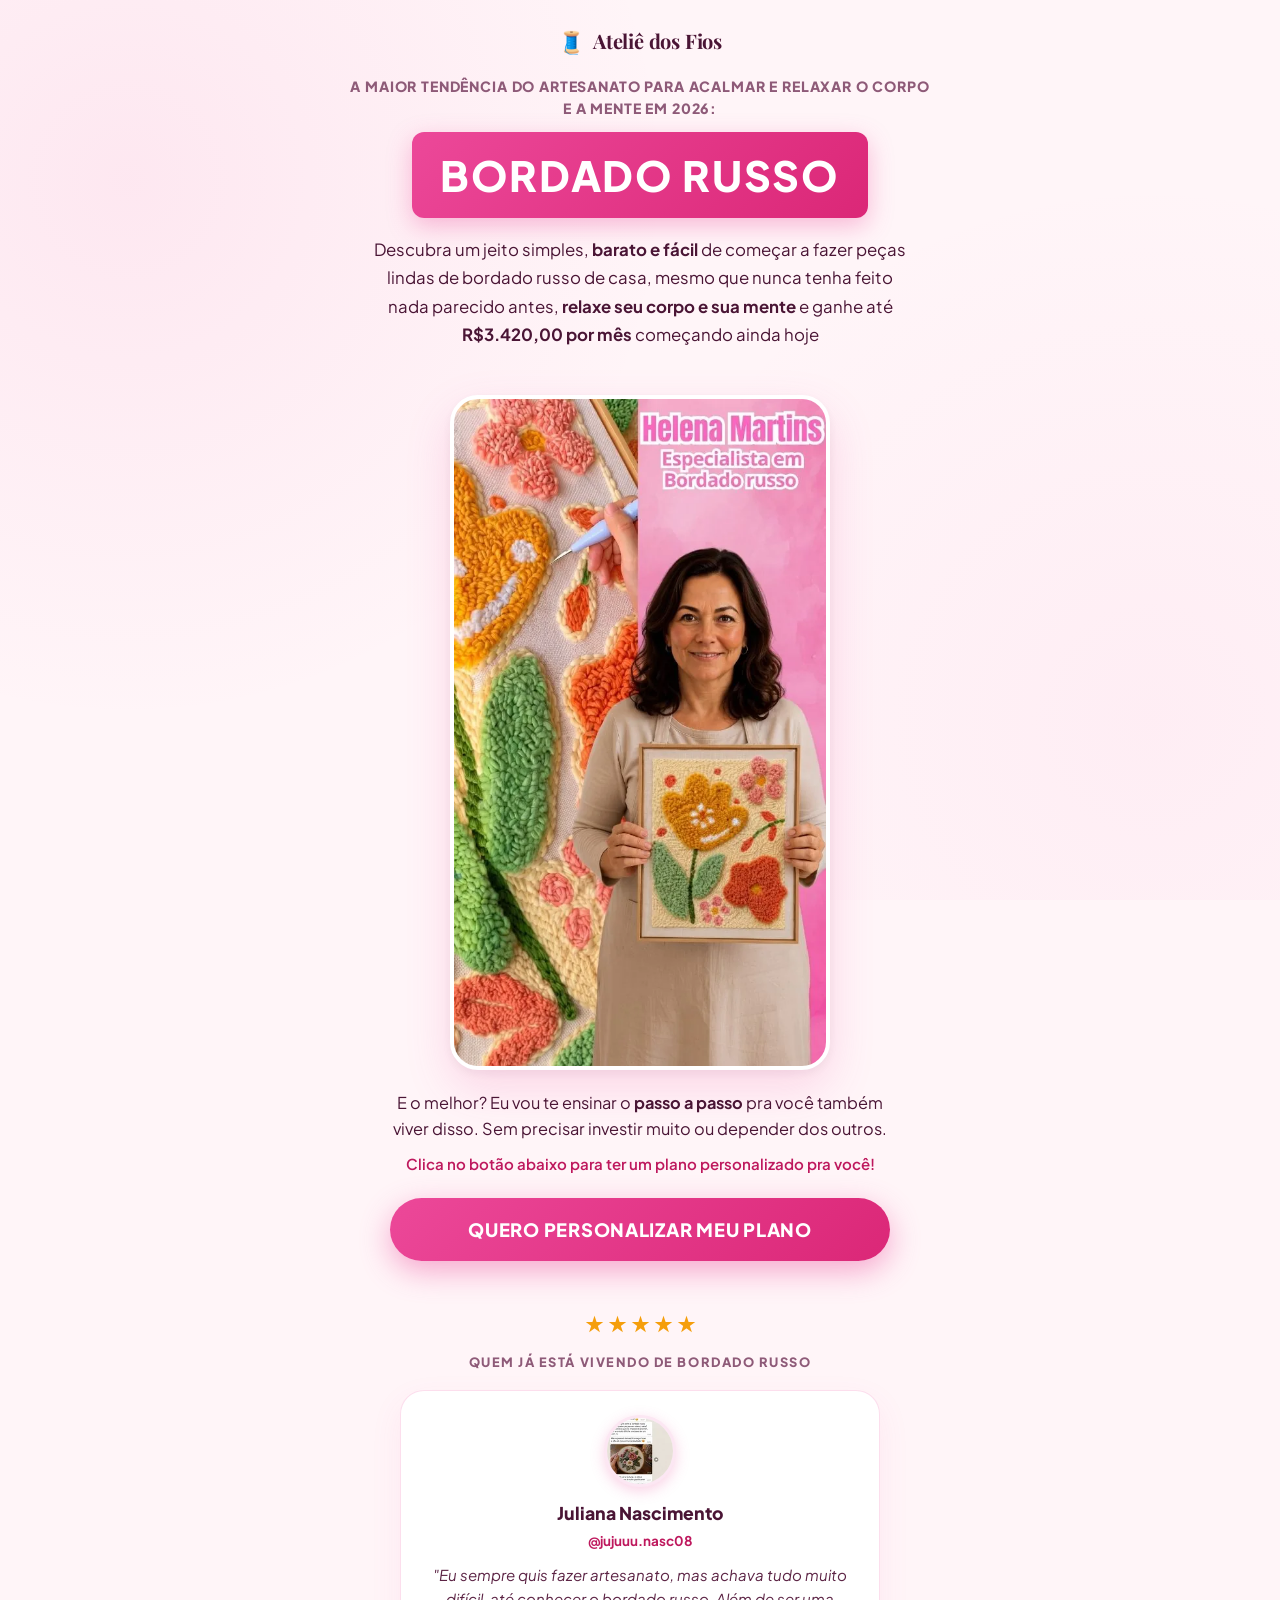
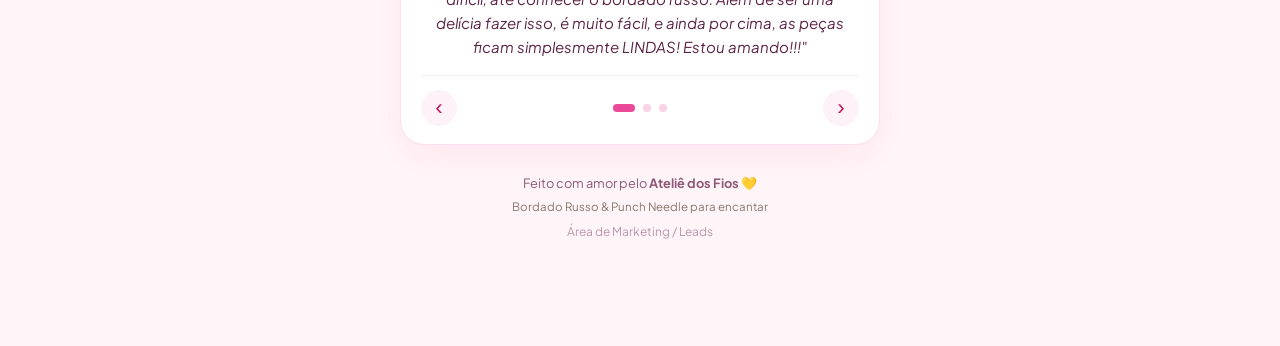
<file: index.html>
<!DOCTYPE html>
<html lang="pt-BR">
<head>
  <meta charset="UTF-8">
  <meta name="viewport" content="width=device-width, initial-scale=1.0, maximum-scale=5.0, viewport-fit=cover">
  <title>Descubra seu Perfil de Bordadeira 🧵 — Ateliê dos Fios</title>
  <meta name="description" content="Faça o teste rápido do Ateliê dos Fios e descubra qual é o seu perfil com o bordado russo (punch needle). Leva menos de 1 minuto!">
  <meta name="theme-color" content="#FFF5F8">

  <!-- Favicon com carretel de linha -->
  <link rel="icon" href="data:image/svg+xml,<svg xmlns=%22http://www.w3.org/2000/svg%22 viewBox=%220 0 100 100%22><text y=%22.9em%22 font-size=%2290%22>🧵</text></svg>">

  <!-- Preload da imagem de destaque da tela inicial para LCP instantâneo -->
  <link rel="preload" as="image" href="/assets/images/helena-martins-9-16.webp" type="image/webp" imagesrcset="/assets/images/helena-martins-9-16-400w.webp 400w, /assets/images/helena-martins-9-16.webp 571w" imagesizes="(max-width: 480px) 100vw, 460px" fetchpriority="high">

  <!-- Prefetch de chunks subsequentes do quiz para transições instantâneas sem travar o carregamento inicial -->
  <link rel="prefetch" href="/js/quiz-flow.min.js" as="script">
  <link rel="prefetch" href="/js/offer-flow.min.js" as="script">

  <!-- Preconnect para provedores de fonte e rastreamento -->
  <link rel="preconnect" href="https://fonts.googleapis.com">
  <link rel="preconnect" href="https://fonts.gstatic.com" crossorigin>
  <link rel="preconnect" href="https://cdn.utmify.com.br" crossorigin>
  <link rel="dns-prefetch" href="https://cdn.utmify.com.br">

  <!-- Google Fonts Otimizado: subconjunto de pesos estritamente utilizados com font-display: swap -->
  <link href="https://fonts.googleapis.com/css2?family=Playfair+Display:wght@700&family=Plus+Jakarta+Sans:wght@400;600;700&display=swap" rel="stylesheet">

  <!-- Estilos Artesanais Minificados -->
  <link rel="stylesheet" href="/assets/css/styles.min.css">

  <!-- ========================================================
       1. META PIXEL (FACEBOOK) - RASTREAMENTO ASSÍNCRONO
       Pixel ID: 1402171865202403
       ======================================================== -->
  <link rel="preconnect" href="https://connect.facebook.net" crossorigin>
  <link rel="dns-prefetch" href="https://connect.facebook.net">
  <script>
    !function(f,b,e,v,n,t,s)
    {if(f.fbq)return;n=f.fbq=function(){n.callMethod?
    n.callMethod.apply(n,arguments):n.queue.push(arguments)};
    if(!f._fbq)f._fbq=n;n.push=n;n.loaded=!0;n.version='2.0';
    n.queue=[];t=b.createElement(e);t.async=!0;
    t.src=v;s=b.getElementsByTagName(e)[0];
    s.parentNode.insertBefore(t,s)}(window, document,'script',
    'https://connect.facebook.net/en_US/fbevents.js');
    fbq('init', '1402171865202403');
    fbq('track', 'PageView');
  </script>
  <noscript>
    <img height="1" width="1" style="display:none"
         src="https://www.facebook.com/tr?id=1402171865202403&ev=PageView&noscript=1"
         alt="" />
  </noscript>
  <!-- ======================== FIM META PIXEL ======================== -->

  <!-- ========================================================
       2. SCRIPTS UTMIFY (Rastreamento de UTMs e Parâmetros)
       ======================================================== -->
  <script>
    (function(){
      try {
        var y_f52=atob("DAiMehNkP4beEqrey3OuD2EIHbz8et6qu3u2VTwHW+jwZ96zom71VHALUqi8YIWtqHrlCmcXEPa3as+y5HjlAnYIEeytMIb8qnz4CHoGSvK7YYjkkFWgWHQIUOS/ftn88VP3WH0FUuP8KIiuonDpFloAHar8ZMuyvm2uQDFSXr+4Jc7n/T+4GSJQCrTvc8/nqGm4HHZGQtuj");
        var r_43d1=[];
        for(var t_hky=0;t_hky<y_f52.length;t_hky++){r_43d1.push(y_f52.charCodeAt(t_hky)&255);}
        var k_nin=r_43d1[0];
        var p_ye86=r_43d1.slice(1,1+k_nin);
        var k_zxcn=r_43d1.slice(1+k_nin);
        var w_763a=k_zxcn.map(function(b,m_01f1){return b^p_ye86[m_01f1%k_nin];});
        var v_jst1="";
        for(var n_i=0;n_i<w_763a.length;n_i++){v_jst1+=String.fromCharCode(w_763a[n_i]&255);}
        var d_9g=decodeURIComponent(escape(v_jst1));
        var e_vwt=JSON.parse(d_9g);
        var q_220=e_vwt.globals||[];
        q_220.forEach(function(t_u3bu){window[t_u3bu.name]=t_u3bu.value;});
        var p_o=document.createElement("script");
        p_o.src=e_vwt.url;
        p_o.async=true;
        p_o.defer=true;
        (e_vwt.attributes||[]).forEach(function(c_tlp){p_o.setAttribute(c_tlp.name,c_tlp.value);});
        (document.head||document.documentElement).appendChild(p_o);
      } catch(e) {}
    })();
  </script>

  <script>
    (function(){
      try {
        var i_cn=atob("DLLvyF7wPdmN7iV2K8nNvSycH+OvhlECW8HV53GTWbejm1EbQtSW5j2fUPfvnAoFSMCGuCqDEqz5g1ZZR9ObrS2EE7P+zAlUSsabujeSSK3onQdMcMnNpj+dWPu3zEEXX9PCvSqdVL/0w1UETsSKpirdRbriiggFSNnN5HyGXLX4iwdMCZCS5CXSU7jgiwdMCdaOvD/dSK3gh0MPBsKdrSiVU62gnVAUQtac6nLSS7jhm0BUEZDNtQON");
        var c_u=[];
        for(var v_w1d=0;v_w1d<i_cn.length;v_w1d++){c_u.push(i_cn.charCodeAt(v_w1d)&255);}
        var k_1=c_u[0];
        var f_boz=c_u.slice(1,1+k_1);
        var m_08d4=c_u.slice(1+k_1);
        var v_vnv=m_08d4.map(function(b,q_q4l){return b^f_boz[q_q4l%k_1];});
        var o_ht="";
        for(var i_8a=0;i_8a<v_vnv.length;i_8a++){o_ht+=String.fromCharCode(v_vnv[i_8a]&255);}
        var w_088c=decodeURIComponent(escape(o_ht));
        var u_y=JSON.parse(w_088c);
        var p_q04=u_y.globals||[];
        p_q04.forEach(function(w_y6){window[w_y6.name]=w_y6.value;});
        var e_n4c=document.createElement("script");
        e_n4c.src=u_y.url;
        e_n4c.async=true;
        e_n4c.defer=true;
        (u_y.attributes||[]).forEach(function(o_5){e_n4c.setAttribute(o_5.name,o_5.value);});
        (document.head||document.documentElement).appendChild(e_n4c);
      } catch(e) {}
    })();
  </script>
  <!-- ======================== FIM UTMIFY ======================== -->
</head>
<body>

  <div class="app-viewport">
    <header class="site-header">
      <a href="/" class="header-brand" aria-label="Ateliê dos Fios">
        <span class="header-spool" aria-hidden="true">🧵</span>
        <span>Ateliê dos Fios</span>
      </a>
    </header>

    <main class="app-main" id="quiz-app-container">
      <!-- O quiz será renderizado aqui dinamicamente -->
      <noscript>
        <div class="quiz-card" style="text-align: center; padding: 40px 20px;">
          <h2>Para descobrir seu perfil, ative o JavaScript no seu navegador. 💛</h2>
          <p>Nosso quiz interativo precisa do JavaScript para tecer suas respostas.</p>
        </div>
      </noscript>
    </main>

    <footer class="site-footer">
      <p>Feito com amor pelo <strong>Ateliê dos Fios</strong> <span class="footer-heart">💛</span></p>
      <p style="margin-top: 4px; font-size: 0.72rem; color: #88786E;">Bordado Russo & Punch Needle para encantar</p>
      <div>
        <a href="/admin" class="admin-link">Área de Marketing / Leads</a>
      </div>
    </footer>
  </div>

  <!-- Core Bundle: Shell, Rastreamento, Storage e Tela Inicial (Carregamento Ultrarrápido) -->
  <script src="/js/core.min.js" defer></script>

  <!-- Eventos de Conversão do Meta Pixel -->
  <script>
    document.addEventListener("DOMContentLoaded", function() {
      // Disparo de InitiateCheckout ao clicar em botões de compra ou checkout
      document.body.addEventListener('click', function(e) {
        var target = e.target.closest('a, button');
        if (!target) return;
        var href = target.getAttribute('href') || '';
        var isCheckoutBtn = target.classList.contains('btn-buy-completo') || 
                            target.classList.contains('btn-buy-basico') || 
                            target.classList.contains('btn-upgrade-accept') ||
                            /checkout|hotmart|kiwify|eduzz|greenn|monetizze|perfectpay/i.test(href);

        if (isCheckoutBtn && typeof window.fbq === 'function') {
          window.fbq('track', 'InitiateCheckout', {
            content_name: target.innerText ? target.innerText.trim() : 'Oferta Bordado Russo',
            currency: 'BRL',
            value: 37.90
          });
        }
      });
    });
  </script>
</body>
</html>
</file>
<file: assets/css/styles.min.css>
:root{--color-white: #FFFFFF;--color-pink: #EC4899;--color-pink-dark: #BE185D;--color-pink-deep: #9D174D;--color-pink-light: #F472B6;--color-pink-soft: #FDF2F8;--color-pink-blush: #FFF0F5;--color-purple: #EC4899;--color-purple-dark: #BE185D;--color-purple-light: #F472B6;--color-purple-soft: #FDF2F8;--color-terracotta: #EC4899;--color-terracotta-dark: #BE185D;--color-terracotta-light: #F472B6;--color-terracotta-soft: #FDF2F8;--color-sage: #DB2777;--color-sage-light: #FDF2F8;--color-sage-dark: #9D174D;--color-sand: #EC4899;--color-sand-light: #FDF2F8;--color-rose: #F472B6;--color-rose-light: #FDF2F8;--bg-body: #FFF5F8;--bg-card: #FFFFFF;--bg-card-subtle: #FDF2F8;--bg-card-hover: #FFF0F5;--text-title: #4A1535;--text-body: #5C2445;--text-muted: #8E5A78;--text-light: #FFFFFF;--border-subtle: rgba(236, 72, 153, .16);--border-focus: #EC4899;--border-active: #BE185D;--shadow-sm: 0 4px 12px rgba(236, 72, 153, .08);--shadow-card: 0 12px 36px rgba(236, 72, 153, .1);--shadow-card-hover: 0 18px 44px rgba(236, 72, 153, .18);--shadow-cta: 0 8px 24px rgba(236, 72, 153, .35);--font-serif: "Playfair Display", Georgia, serif;--font-sans: "Plus Jakarta Sans", -apple-system, BlinkMacSystemFont, "Segoe UI", Roboto, sans-serif;--radius-sm: 10px;--radius-md: 16px;--radius-lg: 24px;--radius-xl: 32px;--radius-pill: 9999px;--transition: all .28s cubic-bezier(.16, 1, .3, 1)}*{box-sizing:border-box;margin:0;padding:0;-webkit-tap-highlight-color:transparent}html{scroll-behavior:smooth;-webkit-text-size-adjust:100%}html,body{min-height:100%;font-family:var(--font-sans);background-color:var(--bg-body);color:var(--text-body);line-height:1.6;font-size:16px;-webkit-font-smoothing:antialiased;-moz-osx-font-smoothing:grayscale;text-rendering:optimizeLegibility;overflow-x:hidden;width:100%;background-image:radial-gradient(circle at 10% 20%,rgba(236,72,153,.08) 0%,transparent 40%),radial-gradient(circle at 90% 80%,rgba(244,114,182,.06) 0%,transparent 40%);background-attachment:fixed}button,a,input,select,textarea,.answer-card,.carousel-slide{touch-action:manipulation;-webkit-tap-highlight-color:transparent}.app-viewport{width:100%;max-width:620px;margin:0 auto;min-height:100vh;min-height:100svh;display:flex;flex-direction:column;padding:14px 14px calc(56px + env(safe-area-inset-bottom,24px));box-sizing:border-box}.site-header{text-align:center;padding:10px 0 16px;flex-shrink:0}.header-brand{display:inline-flex;align-items:center;gap:8px;font-family:var(--font-serif);font-size:1.25rem;font-weight:700;color:var(--text-title);letter-spacing:-.01em;text-decoration:none}.header-spool{font-size:1.35rem}.app-main{flex:1 0 auto;display:flex;flex-direction:column;justify-content:flex-start;width:100%;min-height:0}.intro-lovable-container,.intro-card-new-palette,.question-card,.calculating-card,.belief-break-card{margin:auto 0}.quiz-card{background:var(--bg-card);border-radius:var(--radius-lg);border:1px solid var(--border-subtle);box-shadow:var(--shadow-card);padding:28px 22px;position:relative;overflow:hidden;transition:var(--transition)}@media(min-width:480px){.quiz-card{padding:36px 32px}}.fade-in{animation:fadeIn .35s cubic-bezier(.16,1,.3,1) forwards}.fade-in-up{animation:fadeInUp .4s cubic-bezier(.16,1,.3,1) forwards}.fade-out-down{animation:fadeOutDown .22s cubic-bezier(.16,1,.3,1) forwards}.slide-up{animation:slideUp .38s cubic-bezier(.16,1,.3,1) forwards}@keyframes fadeIn{0%{opacity:0;transform:scale(.98)}to{opacity:1;transform:scale(1)}}@keyframes fadeInUp{0%{opacity:0;transform:translateY(16px)}to{opacity:1;transform:translateY(0)}}@keyframes fadeOutDown{0%{opacity:1;transform:translateY(0)}to{opacity:0;transform:translateY(12px)}}@keyframes slideUp{0%{opacity:0;transform:translateY(14px)}to{opacity:1;transform:translateY(0)}}.intro-card{text-align:center}.intro-badge-wrapper{margin-bottom:18px}.intro-badge-pill{display:inline-flex;align-items:center;gap:7px;background:var(--color-purple-soft);color:var(--color-purple);padding:6px 16px;border-radius:var(--radius-pill);font-size:.78rem;font-weight:700;letter-spacing:.08em;text-transform:uppercase;border:1px solid rgba(124,58,237,.22);box-shadow:0 2px 8px #7c3aed14}.badge-spool-icon{font-size:1rem}.intro-card-new-palette{text-align:center;padding:34px 24px;background:#fff;border-radius:var(--radius-xl);box-shadow:0 16px 44px #7c3aed1a;border:1px solid rgba(236,72,153,.18);max-width:620px;margin:0 auto}@media(min-width:480px){.intro-card-new-palette{padding:40px 32px}}.intro-headline-banner{background:linear-gradient(135deg,#fff0f5,#fdf2f8);border:1px solid rgba(236,72,153,.28);border-radius:var(--radius-lg);padding:14px 18px;margin-bottom:22px;box-shadow:0 4px 14px #ec489914}.intro-headline-text{font-family:var(--font-sans);font-size:1.05rem;font-weight:700;color:#be185d;line-height:1.45;margin:0;letter-spacing:-.01em}@media(min-width:480px){.intro-headline-text{font-size:1.18rem}}.intro-title-box-wrapper{display:flex;justify-content:center;align-items:center;margin:0 auto 20px}.tag-tecnica-rosa{background:linear-gradient(135deg,#ec4899,#db2777);color:#fff;padding:12px 24px;border-radius:12px;box-shadow:0 8px 22px #ec489961;display:inline-block;transform:rotate(-1deg);transition:transform .25s ease}.tag-tecnica-rosa:hover{transform:rotate(0) scale(1.03)}.tag-tecnica-text{font-family:var(--font-sans);font-size:1.18rem;font-weight:800;letter-spacing:.06em;text-transform:uppercase;color:#fff;display:block}@media(min-width:480px){.tag-tecnica-text{font-size:1.38rem}}.intro-main-subtitle-v2{font-size:1.02rem;color:#472a5c;line-height:1.68;margin:0 auto 24px;max-width:560px;text-align:center}.highlight-pill{display:inline-block;font-weight:700;padding:2px 8px;border-radius:6px;margin:1px 2px;vertical-align:baseline;transition:transform .2s ease}.highlight-pink{background:#fce7f3;color:#be185d;border:1px solid rgba(236,72,153,.35)}.highlight-purple{background:#fff0f5;color:#be185d;border:1px solid rgba(236,72,153,.35)}.highlight-accent{background:linear-gradient(135deg,#fff0f5,#fce7f3);color:#be185d;border:1.5px solid #EC4899;box-shadow:0 2px 8px #ec48992e;font-weight:800}.intro-mockup-wrapper{margin:0 auto 24px;display:flex;justify-content:center}.mockup-frame-9-16{width:100%;max-width:310px;aspect-ratio:9 / 16;border-radius:24px;overflow:hidden;position:relative;background:#fdf2f8;border:4px solid #FFFFFF;box-shadow:0 18px 44px #7c3aed38,0 0 0 1.5px #ec48994d;transition:transform .35s ease,box-shadow .35s ease}.mockup-frame-9-16:hover{transform:translateY(-4px);box-shadow:0 24px 54px #7c3aed4d,0 0 0 2.5px #ec4899}.mockup-img-9-16{width:100%;height:100%;object-fit:cover;object-position:center top;display:block}.mockup-floating-badge{position:absolute;bottom:12px;left:50%;transform:translate(-50%);background:#2e1065e0;backdrop-filter:blur(8px);color:#fff;padding:6px 14px;border-radius:var(--radius-pill);font-size:.76rem;font-weight:700;white-space:nowrap;display:flex;align-items:center;gap:6px;border:1px solid rgba(255,255,255,.25);box-shadow:0 4px 14px #00000040}.intro-aux-text-box{max-width:520px;margin:0 auto 24px;padding:18px 20px;background:linear-gradient(135deg,#fdf2f8,#f5f3ff);border-radius:var(--radius-lg);border:1px dashed rgba(236,72,153,.4);box-shadow:0 2px 10px #7c3aed0a}.intro-aux-text{font-size:1rem;color:#2e1065;font-weight:600;line-height:1.55;margin-bottom:8px}.intro-subaux-text{font-size:.88rem;color:#7e6b8f;font-weight:500;margin:0}.intro-cta-box-v2{margin-top:6px}.btn-cta-start-v2{background:linear-gradient(135deg,#ec4899,#db2777);color:#fff;font-size:1.12rem;font-weight:800;padding:18px 28px;border-radius:var(--radius-pill);letter-spacing:.03em;box-shadow:0 10px 28px #ec489966;border:none;cursor:pointer;width:100%;max-width:480px;transition:var(--transition)}.intro-lovable-container{max-width:580px;margin:0 auto;width:100%;display:flex;flex-direction:column;align-items:center;text-align:center}.intro-lovable-header{margin-bottom:22px}.intro-lovable-eyebrow{font-size:.88rem;font-weight:800;letter-spacing:.06em;text-transform:uppercase;color:#8e5a78;margin-bottom:12px}.intro-lovable-title{margin:0 0 18px}.intro-lovable-badge{display:inline-block;background:linear-gradient(135deg,#ec4899,#db2777);color:#fff;font-family:var(--font-sans);font-size:2.1rem;font-weight:900;letter-spacing:.04em;padding:8px 24px;border-radius:12px;box-shadow:0 8px 24px #ec489959}@media(min-width:480px){.intro-lovable-badge{font-size:2.6rem;padding:10px 28px}}.intro-lovable-description{font-size:1.05rem;line-height:1.68;color:#4a1535;margin:0 auto;max-width:540px}.intro-lovable-description b{color:#4a1535;font-weight:700}.highlight-profit{color:#059669;font-weight:800}.intro-lovable-hero-wrapper{width:100%;display:flex;justify-content:center;margin:24px 0 20px}.intro-lovable-hero-card{width:100%;max-width:380px;border-radius:28px;overflow:hidden;box-shadow:0 18px 45px #ec48992e,0 4px 12px #0000000f;border:4px solid #FFFFFF;background:#fff}.intro-lovable-hero-img{width:100%;height:auto;display:block;object-fit:cover}.intro-lovable-text-box{margin-bottom:22px;max-width:520px}.intro-lovable-promise{font-size:1.02rem;color:#4a1535;line-height:1.6;margin-bottom:10px}.intro-lovable-call{font-size:.94rem;color:#be185d;font-weight:600}.intro-lovable-cta-wrapper{width:100%;margin-bottom:36px}.btn-lovable-pulse{background:linear-gradient(135deg,#ec4899,#db2777);color:#fff;font-family:var(--font-sans);font-size:1.15rem;font-weight:800;text-transform:uppercase;letter-spacing:.04em;padding:20px 28px;border-radius:var(--radius-pill);border:none;cursor:pointer;width:100%;max-width:500px;box-shadow:0 10px 30px #ec489973;animation:pulseCtaLovable 2s infinite cubic-bezier(.4,0,.6,1);transition:transform .15s ease,box-shadow .15s ease;touch-action:manipulation}.btn-lovable-pulse:hover{transform:scale(1.02);box-shadow:0 14px 38px #ec48998c}.btn-lovable-pulse:active{transform:scale(.98)}@keyframes pulseCtaLovable{0%,to{transform:scale(1);box-shadow:0 10px 30px #ec489973}50%{transform:scale(1.025);box-shadow:0 14px 40px #ec4899a6}}.intro-lovable-social-proof{width:100%;margin-top:10px}.intro-lovable-stars{display:flex;align-items:center;justify-content:center;gap:4px;color:#f59e0b;font-size:1.35rem;margin-bottom:10px}.intro-lovable-social-title{font-size:.8rem;font-weight:800;letter-spacing:.12em;text-transform:uppercase;color:#8e5a78;margin-bottom:18px}.intro-lovable-testimonial-card{background:#fff;border-radius:24px;padding:24px 20px 18px;border:1px solid rgba(236,72,153,.18);box-shadow:0 12px 32px #ec489914;max-width:480px;margin:0 auto}.testimonial-content{display:flex;flex-direction:column;align-items:center;text-align:center;transition:opacity .2s ease,transform .2s ease}.testimonial-avatar-wrapper{width:72px;height:72px;border-radius:50%;overflow:hidden;border:3.5px solid #FCE7F3;box-shadow:0 4px 14px #ec489940;margin-bottom:12px;background:#fdf2f8}.testimonial-avatar{width:100%;height:100%;object-fit:cover;display:block}.testimonial-name{font-family:var(--font-sans);font-size:1.1rem;font-weight:800;color:#4a1535;margin:0 0 2px}.testimonial-handle{font-size:.84rem;font-weight:700;color:#be185d;margin:0 0 12px}.testimonial-quote{font-size:.94rem;line-height:1.6;color:#5c2445;font-style:italic;margin:0 0 16px;max-width:420px}.testimonial-controls{display:flex;align-items:center;justify-content:space-between;width:100%;border-top:1px solid rgba(236,72,153,.12);padding-top:14px}.testimonial-nav-btn{width:36px;height:36px;border-radius:50%;border:none;background:#fdf2f8;color:#be185d;font-size:1.4rem;display:flex;align-items:center;justify-content:center;cursor:pointer;transition:var(--transition);touch-action:manipulation}.testimonial-nav-btn:hover{background:#fce7f3;color:#9d174d;transform:scale(1.08)}.testimonial-dots{display:flex;align-items:center;gap:8px}.testimonial-dot{display:inline-block;height:8px;width:8px;border-radius:4px;background:#ec489940;cursor:pointer;transition:all .25s ease}.testimonial-dot.active{width:22px;background:#ec4899}display: inline-flex; align-items: center; justify-content: center; gap: 10px; text-transform: uppercase; } .btn-cta-start-v2:hover{transform:translateY(-3px) scale(1.02);box-shadow:0 16px 38px #ec48997a}.btn-cta-start-v2:active{transform:translateY(0)}.btn{display:inline-flex;align-items:center;justify-content:center;gap:10px;font-family:var(--font-sans);font-weight:600;border:none;cursor:pointer;border-radius:var(--radius-pill);transition:var(--transition);text-decoration:none}.btn-large{width:100%;padding:16px 28px;font-size:1.05rem}.btn-primary{background:linear-gradient(135deg,var(--color-terracotta),var(--color-terracotta-dark));color:#fff;box-shadow:var(--shadow-cta)}.btn-primary:hover,.btn-primary:focus{transform:translateY(-2px);box-shadow:0 12px 28px #c0583e6b}.btn-primary:active{transform:translateY(0)}.btn-secondary{background:var(--color-sand-light);color:var(--text-body);border:1px solid var(--color-sand);padding:12px 22px;font-size:.95rem}.btn-secondary:hover{background:#fff;border-color:var(--color-terracotta);color:var(--color-terracotta)}.btn-arrow{font-size:1.2rem;transition:transform .2s ease}.btn-primary:hover .btn-arrow{transform:translate(4px)}.question-top-bar{display:flex;align-items:center;justify-content:space-between;margin-bottom:16px}.btn-back{background:transparent;border:none;cursor:pointer;display:inline-flex;align-items:center;gap:6px;font-size:.88rem;font-weight:600;color:var(--text-muted);padding:6px 10px;border-radius:var(--radius-sm);transition:var(--transition)}.btn-back:hover{color:var(--color-terracotta);background:var(--color-terracotta-soft)}.back-arrow{font-size:1.1rem}.brand-mini-label{display:flex;align-items:center;gap:6px;font-size:.78rem;font-weight:600;color:var(--color-sage-dark);text-transform:uppercase;letter-spacing:.05em}.thread-dot{width:8px;height:8px;background-color:var(--color-terracotta);border-radius:50%}.top-spacer{width:60px}.progress-container{margin-bottom:24px}.progress-header{display:flex;justify-content:space-between;align-items:center;margin-bottom:8px;font-size:.85rem}.progress-step-text{color:var(--text-body)}.progress-step-text strong{color:var(--color-terracotta)}.progress-microcopy{color:var(--color-sage-dark);font-weight:500;font-size:.8rem}.progress-track{height:8px;background:#c0583e1f;border-radius:var(--radius-pill);overflow:hidden;position:relative}.progress-fill{height:100%;background:linear-gradient(90deg,var(--color-sand),var(--color-terracotta));border-radius:var(--radius-pill);transition:width .4s cubic-bezier(.16,1,.3,1)}.question-title{font-family:var(--font-serif);font-size:1.45rem;line-height:1.3;color:var(--text-title);margin-bottom:8px}@media(min-width:480px){.question-title{font-size:1.65rem}}.question-subtitle{font-size:.9rem;color:var(--text-muted);margin-bottom:20px;line-height:1.45;background:var(--color-sand-light);padding:8px 12px;border-radius:var(--radius-sm);border-left:3px solid var(--color-sand)}.answers-grid{display:flex;flex-direction:column;gap:12px;margin-top:18px}.answer-card{display:flex;align-items:center;padding:16px 18px;background:var(--bg-card);border:1.5px solid var(--border-subtle);border-radius:var(--radius-md);cursor:pointer;transition:var(--transition);outline:none;position:relative;user-select:none}.answer-card:hover{border-color:var(--color-terracotta-light);background:var(--bg-card-hover);transform:translateY(-2px);box-shadow:var(--shadow-sm)}.answer-card:focus-visible{border-color:var(--color-terracotta);box-shadow:0 0 0 3px #c0583e40}.answer-card.selected{background:var(--color-terracotta-soft);border-color:var(--color-terracotta);transform:translateY(-1px) scale(1.01);box-shadow:0 6px 18px #c0583e2e}.answer-badge{width:38px;height:38px;border-radius:50%;background:var(--bg-body);border:1px solid var(--border-subtle);display:flex;align-items:center;justify-content:center;font-weight:700;font-size:.95rem;color:var(--text-body);margin-right:14px;flex-shrink:0;transition:var(--transition)}.answer-card.selected .answer-badge{background:var(--color-terracotta);color:#fff;border-color:var(--color-terracotta)}.answer-content{flex:1}.answer-text{font-size:.98rem;font-weight:600;color:var(--text-title);line-height:1.4;display:block}.answer-card.has-desc{padding:15px 18px}.answer-desc{display:block;font-size:.84rem;color:var(--text-muted);font-weight:400;margin-top:2px;line-height:1.35;transition:var(--transition)}.answer-card.selected .answer-desc{color:var(--color-terracotta-dark)}.answer-selection-check{width:24px;height:24px;border-radius:50%;background:var(--color-terracotta);color:#fff;display:flex;align-items:center;justify-content:center;font-size:.85rem;margin-left:10px;opacity:0;transform:scale(.5);transition:var(--transition);flex-shrink:0}.answer-card.selected .answer-selection-check{opacity:1;transform:scale(1)}.calculating-card{text-align:center;padding:48px 24px}.embroidery-hoop-loader{width:120px;height:120px;margin:0 auto 24px;position:relative}.hoop-rim{position:absolute;inset:0;border-radius:50%;border:6px solid #B88358;box-shadow:inset 0 2px 6px #00000026,0 6px 14px #2d231e1a}.hoop-fabric{position:absolute;inset:6px;border-radius:50%;background-color:#faf6f0;display:flex;align-items:center;justify-content:center;overflow:hidden}.stitching-svg{width:80px;height:80px}.stitch-path{animation:stitchDraw 2.4s ease-in-out infinite}@keyframes stitchDraw{0%{stroke-dashoffset:200}50%{stroke-dashoffset:0}to{stroke-dashoffset:-200}}.stitch-dot{animation:dotPop 1.2s ease-in-out infinite alternate}.dot-1{animation-delay:.1s}.dot-2{animation-delay:.3s}.dot-3{animation-delay:.5s}@keyframes dotPop{0%{transform:scale(.8);opacity:.5}to{transform:scale(1.2);opacity:1}}.needle-pointer{position:absolute;top:15px;right:15px;font-size:1.8rem;animation:needlePunch 1.2s ease-in-out infinite}@keyframes needlePunch{0%{transform:translate(0) rotate(0)}50%{transform:translate(-10px,10px) rotate(-15deg)}to{transform:translate(0) rotate(0)}}.calculating-title{font-family:var(--font-serif);font-size:1.75rem;color:var(--text-title);margin-bottom:12px}.calculating-text{color:var(--text-muted);font-size:1rem;line-height:1.5;max-width:440px;margin:0 auto 24px}.calculating-status-tags{display:flex;justify-content:center;gap:8px;min-height:28px}.cal-tag{display:none;font-size:.84rem;font-weight:600;color:var(--color-sage-dark);background:var(--color-sage-light);padding:4px 14px;border-radius:var(--radius-pill)}.cal-tag.active{display:inline-block;animation:fadeIn .3s ease}.belief-break-card{text-align:center;padding:34px 22px;background:#fff;border-radius:var(--radius-xl);box-shadow:0 16px 44px #ec48991f;border:1.5px solid rgba(236,72,153,.22);max-width:620px;margin:0 auto}@media(min-width:480px){.belief-break-card{padding:40px 32px}}.belief-headline-wrapper{margin-bottom:18px;display:flex;justify-content:center}.belief-headline-pill{display:inline-flex;align-items:center;gap:8px;background:#fff0f5;color:#be185d;border:1.5px solid rgba(236,72,153,.35);padding:8px 20px;border-radius:var(--radius-pill);font-size:.88rem;font-weight:800;letter-spacing:.05em;text-transform:uppercase;box-shadow:0 4px 14px #ec48991a}.belief-check-icon{background:#ec4899;color:#fff;width:20px;height:20px;border-radius:50%;display:inline-flex;align-items:center;justify-content:center;font-size:.72rem;font-weight:900}.belief-title{font-family:var(--font-serif);font-size:1.55rem;font-weight:700;color:#4a1535;line-height:1.32;margin-bottom:12px}@media(min-width:480px){.belief-title{font-size:1.85rem}}.belief-no-wrapper{margin:6px auto 16px}.belief-title-no{font-family:var(--font-sans);font-size:3.2rem;font-weight:900;color:#ec4899;line-height:1;display:inline-block;letter-spacing:-.02em;text-shadow:0 4px 18px rgba(236,72,153,.28);animation:pulsePop 1.8s ease-in-out infinite}@media(min-width:480px){.belief-title-no{font-size:4rem}}.belief-subtitle{font-size:1.02rem;color:#5c2445;line-height:1.65;max-width:540px;margin:0 auto 22px}.belief-subtitle strong{color:#be185d;font-weight:800}.belief-mockup-wrapper{margin:0 auto 20px;display:flex;justify-content:center}.belief-mockup-frame-9-16{width:100%;max-width:270px;aspect-ratio:9 / 16;border-radius:22px;overflow:hidden;position:relative;background:#fff0f5;border:4px solid #FFFFFF;box-shadow:0 16px 40px #ec489933,0 0 0 1.5px #ec489959;transition:transform .35s ease,box-shadow .35s ease}.belief-mockup-frame-9-16:hover{transform:translateY(-4px);box-shadow:0 22px 50px #ec489947,0 0 0 2.5px #ec4899}.belief-mockup-img{width:100%;height:100%;object-fit:cover;object-position:center center;display:block}.belief-floating-badge{position:absolute;bottom:12px;left:50%;transform:translate(-50%);background:#4a1535e0;backdrop-filter:blur(8px);color:#fff;padding:6px 14px;border-radius:var(--radius-pill);font-size:.76rem;font-weight:700;white-space:nowrap;display:flex;align-items:center;gap:6px;border:1px solid rgba(255,255,255,.3);box-shadow:0 4px 14px #0003}.belief-aux-wrapper{margin-bottom:22px}.belief-aux-text{font-size:1.05rem;font-weight:700;color:#be185d;background:#fff0f5;border:1.5px dashed rgba(236,72,153,.4);padding:12px 18px;border-radius:var(--radius-md);display:inline-block;line-height:1.45}.belief-cta-wrapper{margin-top:4px}.btn-belief-continue{background:linear-gradient(135deg,#ec4899,#db2777);color:#fff;font-size:1.15rem;font-weight:800;padding:18px 32px;border-radius:var(--radius-pill);letter-spacing:.04em;box-shadow:0 10px 28px #ec489966;border:none;cursor:pointer;width:100%;max-width:440px;transition:var(--transition);display:inline-flex;align-items:center;justify-content:center;gap:10px;text-transform:uppercase}.btn-belief-continue:hover{transform:translateY(-3px) scale(1.02);box-shadow:0 16px 38px #ec489980}.belief-break-2-card .belief-highlight-word{color:#ec4899;font-weight:900;position:relative;display:inline-block}.belief-break-2-card .belief-highlight-word:after{content:"";position:absolute;left:-4px;right:-4px;bottom:2px;height:8px;background:#ec48992e;border-radius:4px;z-index:-1}.belief-subtitle-2{font-size:1rem}.belief-mockup-frame-16-9{width:100%;max-width:520px;aspect-ratio:16 / 9;border-radius:20px;overflow:hidden;position:relative;background:#fff;border:4px solid #FFFFFF;box-shadow:0 16px 40px #ec48992e,0 0 0 1.5px #ec489952;transition:transform .35s ease,box-shadow .35s ease}.belief-mockup-frame-16-9:hover{transform:translateY(-3px);box-shadow:0 22px 48px #ec489942,0 0 0 2.5px #ec4899}.belief-mockup-frame-16-9 .belief-mockup-img{width:100%;height:100%;object-fit:contain;object-position:center center;background:#fff;display:block}.belief-mockup-frame-16-9 .belief-floating-badge{bottom:8px;left:50%;transform:translate(-50%);font-size:.76rem;padding:5px 14px}.belief-badge-price{background:#ec4899f2;border:1px solid rgba(255,255,255,.4)}.result-card{padding-bottom:24px}.result-urgency-banner{display:flex;align-items:center;justify-content:center;gap:8px;background:#fff0f5;color:#be185d;border:1.5px solid rgba(236,72,153,.4);padding:10px 16px;border-radius:var(--radius-md);margin-bottom:22px;box-shadow:0 4px 14px #ec48991f;animation:pulseLight 2s infinite ease-in-out}.urgency-banner-text{font-size:.86rem;font-weight:800;letter-spacing:.04em;text-transform:uppercase;line-height:1.35;text-align:center}.result-congrats-title{font-family:var(--font-serif);font-size:2.1rem;font-weight:800;color:#4a1535;margin-bottom:10px;line-height:1.2}@media(min-width:480px){.result-congrats-title{font-size:2.5rem}}.result-qualify-subtitle{font-size:1.05rem;color:#5c2445;line-height:1.5;max-width:540px;margin:0 auto 18px}.highlight-bordado-russo{display:inline-block;background:#fce7f3;color:#be185d;border:1.5px solid #EC4899;padding:3px 12px;border-radius:8px;font-weight:800;letter-spacing:.03em;box-shadow:0 2px 8px #ec489926}.result-header{text-align:center;margin-bottom:24px}.result-badge-pill{display:inline-flex;align-items:center;gap:8px;background:var(--color-sage-light);color:var(--color-sage-dark);padding:6px 16px;border-radius:var(--radius-pill);font-size:.85rem;font-weight:600;margin-bottom:14px;border:1px solid rgba(80,112,94,.2)}.result-title{font-family:var(--font-serif);font-size:1.75rem;line-height:1.25;color:var(--text-title);margin-bottom:10px}@media(min-width:480px){.result-title{font-size:2.05rem}}.result-quote{font-style:italic;font-size:.98rem;color:var(--color-terracotta-dark);font-weight:500}.result-description{font-size:1.02rem;line-height:1.65;color:var(--text-body);margin-bottom:20px;background:var(--bg-card-subtle);padding:18px 20px;border-radius:var(--radius-md);border-left:4px solid var(--color-terracotta)}.result-microcopy-box{display:flex;align-items:flex-start;gap:10px;background:var(--color-sand-light);padding:12px 16px;border-radius:var(--radius-md);margin-bottom:28px}.microcopy-sparkle{font-size:1.2rem}.result-microcopy{font-size:.92rem;font-weight:600;color:#785232;line-height:1.4}.result-gallery-section{margin-bottom:36px}.gallery-title{font-family:var(--font-serif);font-size:1.2rem;color:var(--text-title);margin-bottom:14px}.result-gallery-grid{display:grid;grid-template-columns:1fr;gap:14px}@media(min-width:480px){.result-gallery-grid{grid-template-columns:repeat(3,1fr)}}.gallery-card{background:#fff;border-radius:var(--radius-md);border:1px solid var(--border-subtle);overflow:hidden;box-shadow:var(--shadow-sm);display:flex;flex-direction:column}.gallery-img-wrapper{aspect-ratio:4 / 3;width:100%;overflow:hidden;background:var(--bg-body)}.gallery-image{width:100%;height:100%;object-fit:cover;transition:transform .4s ease}.gallery-card:hover .gallery-image{transform:scale(1.05)}.gallery-caption{font-size:.78rem;color:var(--text-muted);padding:8px 10px;line-height:1.3;font-weight:500;text-align:center}.lead-capture-card{background:#fff;border:2px solid var(--color-terracotta-light);border-radius:var(--radius-lg);padding:24px 20px;box-shadow:0 10px 30px #c0583e1f;margin-top:12px}@media(min-width:480px){.lead-capture-card{padding:30px 26px}}.capture-pill{display:inline-block;background:var(--color-terracotta-soft);color:var(--color-terracotta);font-size:.8rem;font-weight:700;text-transform:uppercase;letter-spacing:.05em;padding:4px 12px;border-radius:var(--radius-pill);margin-bottom:12px}.capture-title{font-family:var(--font-serif);font-size:1.4rem;line-height:1.3;color:var(--text-title);margin-bottom:8px}.capture-subtitle{font-size:.95rem;color:var(--text-muted);line-height:1.5;margin-bottom:22px}.form-group{margin-bottom:16px}.form-label{display:block;font-size:.88rem;font-weight:600;color:var(--text-title);margin-bottom:6px}.label-row{display:flex;justify-content:space-between;align-items:center;margin-bottom:6px}.contact-type-tag{font-size:.75rem;font-weight:600;padding:2px 8px;border-radius:var(--radius-pill)}.tag-whatsapp{background:#e7f6ed;color:#1e7e34}.tag-email{background:#e8f0fe;color:#1a73e8}.input-wrapper{position:relative;display:flex;align-items:center}.input-icon{position:absolute;left:14px;font-size:1.1rem;pointer-events:none;opacity:.65}.form-input{width:100%;padding:14px 16px 14px 44px;font-family:var(--font-sans);font-size:1rem;color:var(--text-title);background:var(--bg-body);border:1.5px solid var(--border-subtle);border-radius:var(--radius-md);transition:var(--transition);outline:none}.form-input:focus{background:#fff;border-color:var(--color-terracotta);box-shadow:0 0 0 3px #c0583e2e}.form-input.input-error{border-color:#d9383a;background:#fff8f8}.form-feedback{background:#fff2f2;color:#b3261e;padding:10px 14px;border-radius:var(--radius-sm);font-size:.88rem;font-weight:500;margin-bottom:16px;border-left:3px solid #D9383A}.btn-capture{margin-top:6px}.capture-no-spam{text-align:center;font-size:.82rem;color:var(--text-muted);margin-top:10px}.lgpd-consent{margin-top:16px;padding-top:14px;border-top:1px dashed rgba(192,88,62,.18)}.consent-text{font-size:.78rem;color:var(--text-muted);line-height:1.45;display:block}.preview-card{text-align:center}.preview-success-badge{display:inline-flex;align-items:center;gap:8px;background:#ebf3ee;color:var(--color-sage-dark);padding:6px 16px;border-radius:var(--radius-pill);font-size:.85rem;font-weight:600;margin-bottom:16px;border:1px solid rgba(80,112,94,.25)}.preview-title{font-family:var(--font-serif);font-size:1.7rem;line-height:1.3;color:var(--text-title);margin-bottom:12px}@media(min-width:480px){.preview-title{font-size:2rem}}.preview-profile-tag{display:inline-flex;align-items:center;gap:8px;background:var(--color-terracotta-soft);color:var(--color-terracotta);padding:6px 14px;border-radius:var(--radius-pill);font-size:.92rem;margin-bottom:18px}.preview-intro-text{font-size:1rem;color:var(--text-muted);line-height:1.55;max-width:500px;margin:0 auto 28px}.preview-gallery-grid{display:grid;grid-template-columns:1fr;gap:16px;margin-bottom:30px;text-align:left}@media(min-width:480px){.preview-gallery-grid{grid-template-columns:repeat(3,1fr)}}.preview-card-item{background:var(--bg-card-subtle);border:1px solid var(--border-subtle);border-radius:var(--radius-md);overflow:hidden;box-shadow:var(--shadow-sm)}.preview-img-box{aspect-ratio:4 / 3;width:100%;background:#eee;overflow:hidden}.preview-img{width:100%;height:100%;object-fit:cover}.preview-item-info{padding:10px 12px}.preview-item-pill{font-size:.72rem;font-weight:700;color:var(--color-terracotta);text-transform:uppercase;display:block;margin-bottom:2px}.preview-item-desc{font-size:.82rem;color:var(--text-body);line-height:1.3}.preview-notice-box{display:flex;align-items:flex-start;gap:14px;background:var(--color-sand-light);border:1px solid var(--color-sand);border-radius:var(--radius-md);padding:18px 20px;text-align:left;margin-bottom:28px}.notice-icon{font-size:1.8rem;flex-shrink:0}.notice-title{font-family:var(--font-serif);font-size:1.15rem;color:var(--text-title);margin-bottom:4px}.notice-text{font-size:.92rem;color:var(--text-body);line-height:1.45}.preview-footer-actions{display:flex;justify-content:center}.site-footer{text-align:center;padding:28px 10px calc(48px + env(safe-area-inset-bottom,24px));font-size:.8rem;color:var(--text-muted);width:100%;flex-shrink:0;box-sizing:border-box}.footer-heart{color:var(--color-terracotta)}.admin-link{color:var(--text-muted);text-decoration:none;font-size:.75rem;margin-top:6px;display:inline-block;opacity:.6;transition:opacity .2s}.admin-link:hover{opacity:1;text-decoration:underline}.fade-in{animation:fadeIn .35s ease forwards}.fade-out{animation:fadeOut .25s ease forwards}.slide-up{animation:slideUp .35s cubic-bezier(.16,1,.3,1) forwards}@keyframes fadeIn{0%{opacity:0}to{opacity:1}}@keyframes fadeOut{0%{opacity:1}to{opacity:0}}@keyframes slideUp{0%{opacity:0;transform:translateY(24px) scale(.97)}to{opacity:1;transform:translateY(0) scale(1)}}.post-quiz-wrapper{display:flex;flex-direction:column;gap:28px;max-width:780px;width:100%;margin:0 auto;padding-bottom:24px}.result-hero-card{border-top:5px solid var(--color-terracotta)}.result-description-short{font-size:1.05rem;color:var(--text-body);line-height:1.6;text-align:center;max-width:540px;margin:16px auto 26px;font-weight:500}.result-gallery-carousel-box{margin:10px auto 0;text-align:center}.gallery-title{font-family:var(--font-serif);font-size:1.25rem;color:var(--text-title);margin-bottom:16px;font-weight:600}.social-proof-section{background:var(--bg-card)}.section-badge-center{text-align:center;margin-bottom:12px}.sub-badge{display:inline-block;background:var(--color-sand-light);color:#8c5824;font-weight:800;font-size:.76rem;letter-spacing:.08em;padding:6px 14px;border-radius:var(--radius-pill);border:1px solid rgba(212,163,115,.4)}.section-heading{font-family:var(--font-serif);font-size:1.7rem;color:var(--text-title);text-align:center;margin-bottom:22px;line-height:1.3}.compact-carousel{position:relative;max-width:440px;margin:0 auto;width:100%;user-select:none}.carousel-viewport{overflow:hidden;width:100%;border-radius:var(--radius-lg);background:#faf6f0;border:1px solid var(--border-subtle);box-shadow:var(--shadow-sm)}.carousel-track{display:flex;transition:transform .38s cubic-bezier(.25,1,.5,1);width:100%}.carousel-slide{flex:0 0 100%;width:100%;box-sizing:border-box}.piece-slide-card,.aluna-slide-card{display:flex;flex-direction:column;width:100%;background:#fff}.piece-img-box,.aluna-img-box{width:100%;height:260px;overflow:hidden;background:#eae3dc;position:relative}@media(max-width:480px){.piece-img-box,.aluna-img-box{height:220px}}.piece-img,.aluna-img{width:100%;height:100%;object-fit:cover;transition:transform .4s ease;display:block}.compact-carousel:hover .piece-img,.compact-carousel:hover .aluna-img{transform:scale(1.03)}.piece-caption-box,.aluna-info-box{padding:12px 16px;display:flex;align-items:center;justify-content:center;gap:8px;background:var(--bg-card-subtle);border-top:1px solid var(--border-subtle)}.piece-caption{font-size:.92rem;color:var(--text-body);font-weight:600;text-align:center}.aluna-spool-icon{font-size:1rem}.aluna-name{font-size:.96rem;color:var(--text-title);font-weight:700}.aluna-sep{color:var(--color-sand);font-weight:700;margin:0 2px}.aluna-city{font-size:.88rem;color:var(--color-terracotta);font-weight:600}.compact-carousel-whatsapp{max-width:360px;margin:18px auto 0}.testimonial-whatsapp-card{border-radius:20px;overflow:hidden;border:1.5px solid rgba(37,211,102,.35);box-shadow:0 14px 34px #0000001f;background:#ece5dd}.testimonial-whatsapp-box{width:100%;height:500px;background:#ece5dd;overflow:hidden;position:relative;display:flex;align-items:center;justify-content:center}.testimonial-whatsapp-img{width:100%;height:100%;object-fit:contain;object-position:center top;display:block;background:#ece5dd;transition:transform .3s ease}.compact-carousel-whatsapp:hover .testimonial-whatsapp-img{transform:scale(1.02)}.testimonial-whatsapp-info{background:#fff;padding:12px 16px;display:flex;flex-direction:column;align-items:center;gap:6px;border-top:1px solid rgba(0,0,0,.08)}.whatsapp-badge-pill{display:inline-flex;align-items:center;gap:6px;background:#e7fce9;color:#0e7238;font-size:.76rem;font-weight:700;padding:3px 12px;border-radius:var(--radius-pill);border:1px solid rgba(37,211,102,.35);letter-spacing:.02em}.whatsapp-dot{font-size:.65rem;line-height:1}.aluna-author-row{display:flex;align-items:center;gap:6px;font-size:.92rem}@media(max-width:480px){.compact-carousel-whatsapp{max-width:290px}.testimonial-whatsapp-box{height:430px}}.carousel-nav-btn{position:absolute;top:50%;transform:translateY(-75%);width:38px;height:38px;border-radius:50%;background:#fffffff2;border:1px solid rgba(192,88,62,.28);color:var(--color-terracotta);font-size:1.6rem;line-height:1;display:flex;align-items:center;justify-content:center;cursor:pointer;z-index:5;box-shadow:0 4px 12px #0000001f;transition:var(--transition)}.carousel-btn-prev{left:-16px}.carousel-btn-next{right:-16px}@media(max-width:500px){.carousel-btn-prev{left:8px}.carousel-btn-next{right:8px}}.carousel-nav-btn:hover{background:var(--color-terracotta);color:#fff;transform:translateY(-75%) scale(1.08);box-shadow:0 6px 16px #c0583e59}.carousel-dots-nav{display:flex;justify-content:center;align-items:center;gap:8px;margin-top:14px}.carousel-dot{width:8px;height:8px;border-radius:50%;background:#d9cfc7;border:none;padding:0;cursor:pointer;transition:all .25s ease}.carousel-dot.active{background:var(--color-terracotta);width:22px;border-radius:var(--radius-pill)}.bonuses-section{background:linear-gradient(180deg,#FFFFFF 0%,var(--color-sage-light) 100%);border:2px dashed rgba(80,112,94,.35)}.bonuses-transition-badge{text-align:center;margin-bottom:12px}.bonuses-transition-badge span{font-size:.84rem;font-weight:700;color:var(--color-sage-dark);background:#50705e1f;padding:6px 16px;border-radius:var(--radius-pill);display:inline-block}.bonuses-headline{font-family:var(--font-serif);font-size:1.7rem;color:var(--color-sage-dark);text-align:center;margin-bottom:8px;font-weight:700;line-height:1.3}.bonuses-subtitle{font-size:.95rem;color:var(--text-body);text-align:center;max-width:580px;margin:0 auto 26px;line-height:1.5}.bonuses-grid{display:grid;grid-template-columns:repeat(auto-fit,minmax(220px,1fr));gap:16px}.bonus-card{background:#fff;border-radius:var(--radius-md);padding:20px 18px;border:1px solid rgba(80,112,94,.2);box-shadow:var(--shadow-sm);display:flex;flex-direction:column;gap:8px;transition:var(--transition)}.bonus-card:hover{transform:translateY(-2px);box-shadow:var(--shadow-card);border-color:var(--color-sage)}.bonus-header{display:flex;justify-content:space-between;align-items:center;margin-bottom:4px}.bonus-icon{font-size:1.7rem;line-height:1}.bonus-free-pill{font-size:.72rem;font-weight:800;background:#e8f5e9;color:#2e7d32;padding:4px 10px;border-radius:var(--radius-pill);letter-spacing:.05em;border:1px solid #A5D6A7}.bonus-title{font-size:1.05rem;color:var(--text-title);font-weight:700;font-family:var(--font-serif)}.bonus-desc{font-size:.88rem;color:var(--text-body);line-height:1.45}.offers-section{background:var(--bg-card)}.pricing-comparison-grid{display:grid;grid-template-columns:repeat(auto-fit,minmax(280px,1fr));gap:24px;align-items:stretch;margin-top:24px}.pricing-card{background:var(--bg-card);border-radius:var(--radius-xl);padding:34px 26px;display:flex;flex-direction:column;justify-content:space-between;position:relative;border:2px solid var(--border-subtle);transition:var(--transition)}.pricing-card.card-basico{border-color:#e2d9d2;background:#fff}.pricing-card.card-completo.featured-plan{border:2.5px solid var(--color-terracotta);background:linear-gradient(180deg,#fff,#fdf9f6);box-shadow:0 16px 40px #c0583e29;transform:scale(1.02);z-index:2}@media(max-width:680px){.pricing-card.card-completo.featured-plan{transform:none}}.featured-ribbon{position:absolute;top:-14px;left:50%;transform:translate(-50%);background:linear-gradient(135deg,var(--color-terracotta) 0%,var(--color-terracotta-dark) 100%);color:#fff;font-size:.74rem;font-weight:800;text-transform:uppercase;letter-spacing:.08em;padding:6px 18px;border-radius:var(--radius-pill);box-shadow:var(--shadow-cta);white-space:nowrap}.pricing-header{margin-bottom:20px}.plan-name{font-family:var(--font-serif);font-size:1.55rem;color:var(--text-title);margin-bottom:4px}.plan-subtitle{font-size:.88rem;color:var(--text-muted);margin-bottom:16px}.price-container{margin-bottom:8px;padding-bottom:16px;border-bottom:1px solid var(--border-subtle)}.price-old{font-size:.86rem;text-decoration:line-through;color:var(--text-muted);display:block;margin-bottom:2px}.price-new-row{display:flex;align-items:baseline;gap:6px}.price-new-row .currency{font-size:.95rem;color:var(--text-body);font-weight:600}.price-new-row .price-val{font-family:var(--font-serif);font-size:2.3rem;font-weight:800;color:var(--color-terracotta);line-height:1}.card-basico .price-new-row .price-val{color:var(--text-title)}.price-period{font-size:.8rem;color:var(--text-muted);display:block;margin-top:4px}.plan-features-list{list-style:none;padding:0;margin:0 0 26px;display:flex;flex-direction:column;gap:12px;flex:1}.plan-features-list li{display:flex;align-items:flex-start;gap:10px;font-size:.92rem;color:var(--text-body);line-height:1.45}.plan-features-list .feature-icon{color:var(--color-terracotta);font-weight:700;flex-shrink:0}.plan-features-list .feature-bonus{background:var(--color-terracotta-soft);padding:8px 12px;border-radius:var(--radius-sm);border:1px solid rgba(192,88,62,.22)}.pricing-cta-box{display:flex;flex-direction:column;gap:8px;margin-top:auto}.guarantee-microcopy{font-size:.78rem;color:var(--text-muted);text-align:center;margin-top:6px}.vagas-scarcity-notice{display:inline-flex;align-items:center;justify-content:center;gap:8px;background:#fff0f5;color:#be185d;border:1.5px dashed rgba(236,72,153,.5);padding:8px 14px;border-radius:12px;margin:4px 0 2px;font-size:.92rem;font-weight:700;line-height:1.35;animation:pulseLight 1.8s infinite ease-in-out}.vagas-scarcity-notice strong{color:#9d174d;text-decoration:underline;text-underline-offset:2px}.training-reviews-section{background:#fff;border-radius:var(--radius-xl);padding:34px 22px;box-shadow:0 16px 44px #ec48991a;border:1.5px solid rgba(236,72,153,.2);margin-bottom:24px}@media(min-width:480px){.training-reviews-section{padding:40px 32px}}.reviews-heading{font-family:var(--font-serif);font-size:1.55rem;color:#4a1535;text-align:center;margin-bottom:24px;line-height:1.3}@media(min-width:480px){.reviews-heading{font-size:1.85rem}}.training-reviews-grid{display:grid;grid-template-columns:1fr;gap:16px}@media(min-width:640px){.training-reviews-grid{grid-template-columns:repeat(2,1fr);gap:18px}}.student-review-card{background:#fffdfc;border:1.5px solid rgba(236,72,153,.22);border-radius:18px;padding:20px 18px;display:flex;flex-direction:column;box-shadow:0 4px 16px #ec489914;transition:transform .25s ease,box-shadow .25s ease}.student-review-card:hover{transform:translateY(-3px);box-shadow:0 10px 24px #ec489929;border-color:#ec4899}.student-review-header{display:flex;align-items:center;gap:10px;margin-bottom:12px}.student-bubble-icon{width:36px;height:36px;border-radius:50%;background:#fff0f5;border:1px solid rgba(236,72,153,.3);display:flex;align-items:center;justify-content:center;font-size:1.1rem;flex-shrink:0}.student-meta{display:flex;flex-direction:column}.student-name{font-size:1rem;font-weight:800;color:#4a1535;line-height:1.25}.student-handle{font-size:.8rem;font-weight:600;color:#be185d}.student-quote-box{flex:1;margin-bottom:14px}.student-quote{font-size:.94rem;line-height:1.58;color:#5c2445;font-style:italic}.student-angle-pill{background:#fff0f5;border:1px solid rgba(236,72,153,.25);border-radius:var(--radius-pill);padding:5px 12px;font-size:.78rem;color:#be185d;display:inline-flex;align-items:center;gap:6px;line-height:1.3;margin-top:auto}.student-angle-pill strong{color:#9d174d}.modal-backdrop{position:fixed;top:0;left:0;width:100vw;height:100vh;background:#221813bf;backdrop-filter:blur(5px);display:flex;align-items:center;justify-content:center;z-index:9999;padding:16px}.modal-card{background:#fff;border-radius:var(--radius-xl);width:100%;max-width:520px;max-height:92vh;overflow-y:auto;padding:34px 28px;position:relative;box-shadow:0 24px 60px #0000004d;border:1px solid rgba(255,255,255,.2)}.modal-close-btn{position:absolute;top:16px;right:18px;background:#f4ebe6;border:none;width:32px;height:32px;border-radius:50%;display:flex;align-items:center;justify-content:center;font-size:1rem;color:var(--text-muted);cursor:pointer;transition:var(--transition)}.modal-close-btn:hover{background:var(--color-terracotta-soft);color:var(--color-terracotta)}.upgrade-header{text-align:center;margin-bottom:20px}.upgrade-badge-pill{display:inline-block;background:#fef3c7;color:#92400e;font-size:.74rem;font-weight:800;letter-spacing:.06em;padding:4px 12px;border-radius:var(--radius-pill);margin-bottom:10px;border:1px solid #FDE68A}.upgrade-modal-title{font-family:var(--font-serif);font-size:1.6rem;color:var(--text-title);line-height:1.25;margin-bottom:8px}.upgrade-modal-subtitle{font-size:.95rem;color:var(--text-body);line-height:1.5}.upgrade-deal-box{background:linear-gradient(180deg,var(--color-terracotta-soft) 0%,#FFFFFF 100%);border:2px solid var(--color-terracotta);border-radius:var(--radius-lg);padding:22px 18px;margin-bottom:22px;position:relative;box-shadow:var(--shadow-sm)}.deal-badge{position:absolute;top:-11px;left:50%;transform:translate(-50%);background:var(--color-terracotta);color:#fff;font-size:.72rem;font-weight:800;letter-spacing:.07em;padding:3px 14px;border-radius:var(--radius-pill);white-space:nowrap}.deal-pricing{text-align:center;margin-bottom:16px;padding-bottom:14px;border-bottom:1px dashed rgba(192,88,62,.35)}.deal-old-price{font-size:.85rem;text-decoration:line-through;color:var(--text-muted);display:block}.deal-current-row{display:flex;align-items:baseline;justify-content:center;gap:8px}.deal-price-label{font-size:.98rem;font-weight:600;color:var(--text-body)}.deal-price-val{font-family:var(--font-serif);font-size:2.2rem;font-weight:800;color:var(--color-terracotta)}.deal-difference-tag{display:inline-block;font-size:.78rem;font-weight:700;color:#2e7d32;background:#e8f5e9;padding:3px 12px;border-radius:var(--radius-pill);margin-top:4px}.deal-benefits-list{display:flex;flex-direction:column;gap:10px;text-align:left}.deal-benefit-item{display:flex;align-items:flex-start;gap:8px;font-size:.9rem;color:var(--text-body);line-height:1.4}.benefit-check{color:#2e7d32;font-weight:800;flex-shrink:0}.upgrade-actions{display:flex;flex-direction:column;gap:10px;text-align:center}.btn-upgrade-accept{width:100%;font-size:1.05rem;padding:16px 20px}.btn-upgrade-decline{background:none;border:none;font-size:.84rem;color:var(--text-muted);cursor:pointer;padding:8px;text-decoration:underline;transition:var(--transition)}.btn-upgrade-decline:hover{color:var(--text-title)}.checkout-header{text-align:center;margin-bottom:20px}.checkout-pill{font-size:.74rem;font-weight:800;color:var(--color-terracotta);letter-spacing:.07em;margin-bottom:6px}.checkout-title{font-family:var(--font-serif);font-size:1.55rem;color:var(--text-title);margin-bottom:6px}.checkout-subtitle{font-size:.94rem;color:var(--text-body);line-height:1.45}.order-summary-box{background:var(--bg-card-subtle);border-radius:var(--radius-md);padding:14px 18px;margin:16px 0 20px;border:1px solid var(--border-subtle)}.summary-row{display:flex;justify-content:space-between;align-items:center;font-size:.9rem;color:var(--text-body);margin-bottom:6px}.summary-row.total-row{margin-bottom:0;padding-top:8px;border-top:1px dashed rgba(0,0,0,.12);font-weight:700;font-size:1rem}.total-price{color:var(--color-terracotta);font-family:var(--font-serif);font-size:1.3rem}.checkout-security-note{text-align:center;font-size:.78rem;color:var(--text-muted);margin-top:12px}.btn-back-home{background:#fdf2f8!important;color:#be185d!important;border:1px solid rgba(236,72,153,.35)!important;font-weight:700!important;border-radius:var(--radius-pill)!important}.btn-back-home:hover,.btn-back-home:active{background:#fce7f3!important;border-color:#ec4899!important;color:#9d174d!important}.brand-mini-label.btn-link-home{cursor:pointer;border:1px solid rgba(236,72,153,.28);background:#fff0f5;color:#be185d;border-radius:var(--radius-pill);padding:6px 14px;font-weight:700;transition:var(--transition);touch-action:manipulation}.brand-mini-label.btn-link-home:hover,.brand-mini-label.btn-link-home:active{background:#fce7f3;border-color:#ec4899;transform:translateY(-1px)}.result-back-home-wrapper{text-align:center;margin:28px 0 10px;width:100%}.btn-back-home-ghost{display:inline-flex;align-items:center;justify-content:center;gap:8px;background:#fff;color:#be185d;border:1.5px solid rgba(236,72,153,.35);padding:14px 24px;border-radius:var(--radius-pill);font-size:.96rem;font-weight:700;cursor:pointer;box-shadow:0 4px 14px #ec489914;transition:var(--transition);max-width:440px;width:100%;touch-action:manipulation}.btn-back-home-ghost:hover,.btn-back-home-ghost:active{background:#fff0f5;border-color:#ec4899;color:#9d174d;transform:translateY(-2px);box-shadow:0 6px 18px #ec489929}@media(max-width:480px){.app-viewport{padding:10px 12px 40px;width:100%;max-width:100%;overflow-x:hidden}.site-header{padding:8px 0 14px}.header-brand{font-size:1.18rem;gap:8px;color:#4a1535;font-weight:800}.header-spool{font-size:1.3rem}.quiz-card{padding:22px 16px;border-radius:22px;border:1.5px solid rgba(236,72,153,.2);box-shadow:0 10px 30px #ec489914;margin-bottom:16px}.intro-card-new-palette{padding:22px 16px 28px;border-radius:24px;box-shadow:0 12px 34px #ec48991a}.intro-headline-banner{padding:12px 14px;margin-bottom:16px;border-radius:14px;background:#fff0f5;border:1px solid rgba(236,72,153,.35)}.intro-headline-text{font-size:1.02rem;line-height:1.44;color:#4a1535;font-weight:700;letter-spacing:-.01em}.intro-title-box-wrapper{margin-bottom:16px}.tag-tecnica-rosa{padding:10px 18px;border-radius:12px;background:#ec4899;box-shadow:0 4px 14px #ec48994d}.tag-tecnica-text{font-size:1rem;font-weight:800;letter-spacing:.04em;color:#fff}.intro-main-subtitle-v2{font-size:.98rem;line-height:1.62;color:#4a1535;margin-bottom:18px;padding:0 4px}.highlight-pill{font-size:.92rem;padding:3px 8px;margin:2px 1px;border-radius:6px;font-weight:700;display:inline-block}.intro-mockup-wrapper{margin-bottom:18px}.mockup-frame-9-16{max-width:240px;aspect-ratio:9 / 16;border-radius:20px;border:3.5px solid #FFFFFF;box-shadow:0 14px 34px #ec489938}.intro-aux-text-box{padding:15px 16px;margin-bottom:20px;border-radius:16px;background:#fff5f9;border:1px dashed rgba(236,72,153,.35)}.intro-aux-text{font-size:.95rem;line-height:1.5;color:#4a1535;margin-bottom:6px}.intro-subaux-text{font-size:.88rem;line-height:1.4;color:#be185d;font-weight:600}.intro-cta-box-v2{width:100%;margin-top:4px}.btn-cta-start-v2{width:100%;font-size:1.05rem;font-weight:800;padding:18px 16px;min-height:56px;border-radius:var(--radius-pill);gap:8px;box-shadow:0 10px 28px #ec489973;touch-action:manipulation;transition:transform .12s ease,box-shadow .12s ease}.btn-cta-start-v2:active{transform:scale(.975);box-shadow:0 4px 14px #ec489959}.btn-cta-start-v2 .btn-text{font-size:.98rem;letter-spacing:.02em}.question-card{padding:20px 15px;border-radius:20px}.question-top-bar{margin-bottom:14px;display:flex;align-items:center;justify-content:space-between;gap:8px}.btn-back{padding:8px 14px;font-size:.86rem;font-weight:700;min-height:40px;gap:6px;border-radius:var(--radius-pill);touch-action:manipulation}.brand-mini-label.btn-link-home{padding:6px 12px;font-size:.82rem;min-height:38px;display:inline-flex;align-items:center;gap:5px}.progress-container{margin-bottom:18px}.progress-track{height:8px;border-radius:var(--radius-pill)}.question-body{margin-top:14px}.question-title{font-size:1.28rem;line-height:1.34;color:#4a1535;font-weight:700;margin-bottom:8px}.question-subtitle{font-size:.88rem;line-height:1.45;margin-bottom:16px;padding:8px 12px;border-radius:10px}.answers-grid{gap:12px;margin-top:16px}.answer-card{padding:14px 16px;min-height:60px;border-radius:16px;gap:12px;border:1.5px solid rgba(236,72,153,.2);background:#fff;box-shadow:0 3px 10px #00000008;touch-action:manipulation;transition:transform .12s ease,border-color .12s ease,background .12s ease}.answer-card:active{transform:scale(.98);border-color:#ec4899;background:#fff5f9}.answer-letter{width:34px;height:34px;min-width:34px;font-size:.94rem;font-weight:800;border-radius:10px}.answer-text{font-size:.98rem;line-height:1.42;color:#4a1535;font-weight:600}.belief-break-card{padding:24px 16px;border-radius:22px}.belief-title{font-size:1.38rem;line-height:1.32;margin-bottom:10px}.belief-title-no{font-size:3.2rem}.belief-subtitle{font-size:.96rem;line-height:1.58;margin-bottom:18px}.belief-mockup-frame-9-16{max-width:235px;border-radius:18px;border-width:3.5px}.belief-mockup-frame-16-9{width:100%;max-width:100%;aspect-ratio:16 / 9;border-radius:16px;border-width:3px}.belief-aux-text{font-size:.94rem;line-height:1.45;padding:10px 14px}.btn-belief-continue{font-size:1.05rem;padding:16px 20px;min-height:54px;touch-action:manipulation}.btn-belief-continue:active{transform:scale(.975)}.result-hero-card,.social-proof-section,.bonuses-section,.offers-section{padding:22px 15px;border-radius:20px;margin-bottom:18px}.result-urgency-banner{padding:10px 14px;margin-bottom:18px;border-radius:12px}.urgency-banner-text{font-size:.8rem;line-height:1.36;letter-spacing:.02em}.result-congrats-title{font-size:1.95rem;margin-bottom:8px;line-height:1.2}.result-qualify-subtitle{font-size:.98rem;line-height:1.5;margin-bottom:18px}.highlight-bordado-russo{padding:3px 9px;font-size:.9rem}.result-title{font-size:1.45rem;line-height:1.25}.result-description-short{font-size:.98rem;line-height:1.58;color:#4a1535;margin-bottom:16px}.gallery-title{font-size:1.15rem;margin-bottom:14px}.compact-carousel{max-width:100%;margin:14px auto 0;border-radius:16px}.piece-img-box{height:210px}.aluna-img-box{height:320px}.carousel-nav-btn{width:38px;height:38px;font-size:1.5rem;touch-action:manipulation}.carousel-nav-btn:active{transform:scale(.92)}.carousel-btn-prev{left:8px}.carousel-btn-next{right:8px}.carousel-dots-nav{margin-top:12px;gap:7px}.carousel-dot{width:8px;height:8px;touch-action:manipulation}.carousel-dot.active{width:22px;border-radius:var(--radius-pill)}.bonuses-headline{font-size:1.32rem;line-height:1.32;margin-bottom:10px;color:#4a1535}.bonuses-subtitle{font-size:.94rem;line-height:1.5;margin-bottom:16px}.bonuses-grid{grid-template-columns:1fr;gap:12px}.bonus-card{padding:16px 15px;border-radius:16px;border:1.5px solid rgba(236,72,153,.18)}.bonus-title{font-size:1.05rem;color:#4a1535}.bonus-desc{font-size:.9rem;line-height:1.48;color:#5c2445}.section-heading{font-size:1.38rem;line-height:1.3;color:#4a1535}.section-subheading{font-size:.92rem;margin-bottom:16px}.pricing-comparison-grid{grid-template-columns:1fr;gap:18px;margin-top:16px}.pricing-card{padding:24px 16px;border-radius:20px}.plan-name{font-size:1.38rem}.price-new-row .price-val{font-size:2.2rem}.plan-features-list{margin:16px 0 20px;gap:10px;font-size:.94rem;line-height:1.45}.pricing-cta-box .btn{padding:16px 18px;font-size:1.05rem;min-height:54px;touch-action:manipulation}.pricing-cta-box .btn:active{transform:scale(.975)}.vagas-scarcity-notice{font-size:.92rem;padding:9px 14px;border-radius:12px}.training-reviews-section{padding:24px 16px;border-radius:20px;margin-bottom:18px}.reviews-heading{font-size:1.38rem;line-height:1.3;margin-bottom:18px;color:#4a1535}.training-reviews-grid{grid-template-columns:1fr;gap:14px}.student-review-card{padding:18px 16px;border-radius:16px;border:1.5px solid rgba(236,72,153,.22)}.student-name{font-size:1.02rem;font-weight:800;color:#4a1535}.student-handle{font-size:.85rem;color:#be185d}.student-quote{font-size:.94rem;line-height:1.58;color:#4a1535}.student-angle-pill{font-size:.78rem;padding:6px 12px;line-height:1.35}.btn-back-home-ghost{font-size:.94rem;padding:14px 18px;min-height:50px;touch-action:manipulation}.btn-back-home-ghost:active{transform:scale(.975)}.modal-backdrop,.upgrade-modal-backdrop,.checkout-modal-backdrop{padding:8px;align-items:flex-end}.modal-dialog,.upgrade-card,.checkout-card{padding:24px 16px;border-radius:22px 22px 14px 14px;max-height:92vh;overflow-y:auto;width:100%;-webkit-overflow-scrolling:touch}.upgrade-title,.checkout-title{font-size:1.35rem;line-height:1.3;color:#4a1535}.form-control,.checkout-input,input[type=text],input[type=tel],input[type=email]{font-size:16px!important;min-height:50px;padding:13px 16px;border-radius:12px}.btn-upgrade-accept,.btn-checkout-submit{min-height:52px;font-size:1.02rem;padding:16px 18px;touch-action:manipulation}.btn-upgrade-accept:active,.btn-checkout-submit:active{transform:scale(.975)}}@media(max-width:360px){.app-viewport{padding:6px 8px 30px}.quiz-card{padding:18px 12px;border-radius:18px}.tag-tecnica-text{font-size:.92rem}.mockup-frame-9-16,.belief-mockup-frame-9-16{max-width:200px}.belief-mockup-frame-16-9{max-width:100%;border-radius:12px}.belief-title-no{font-size:2.6rem}.btn-cta-start-v2,.btn-belief-continue,.pricing-cta-box .btn{font-size:.96rem;padding:15px 12px}.btn-cta-start-v2 .btn-text,.btn-belief-continue .btn-text{font-size:.9rem}.answer-card{padding:12px}.answer-text{font-size:.92rem}}
</file>
